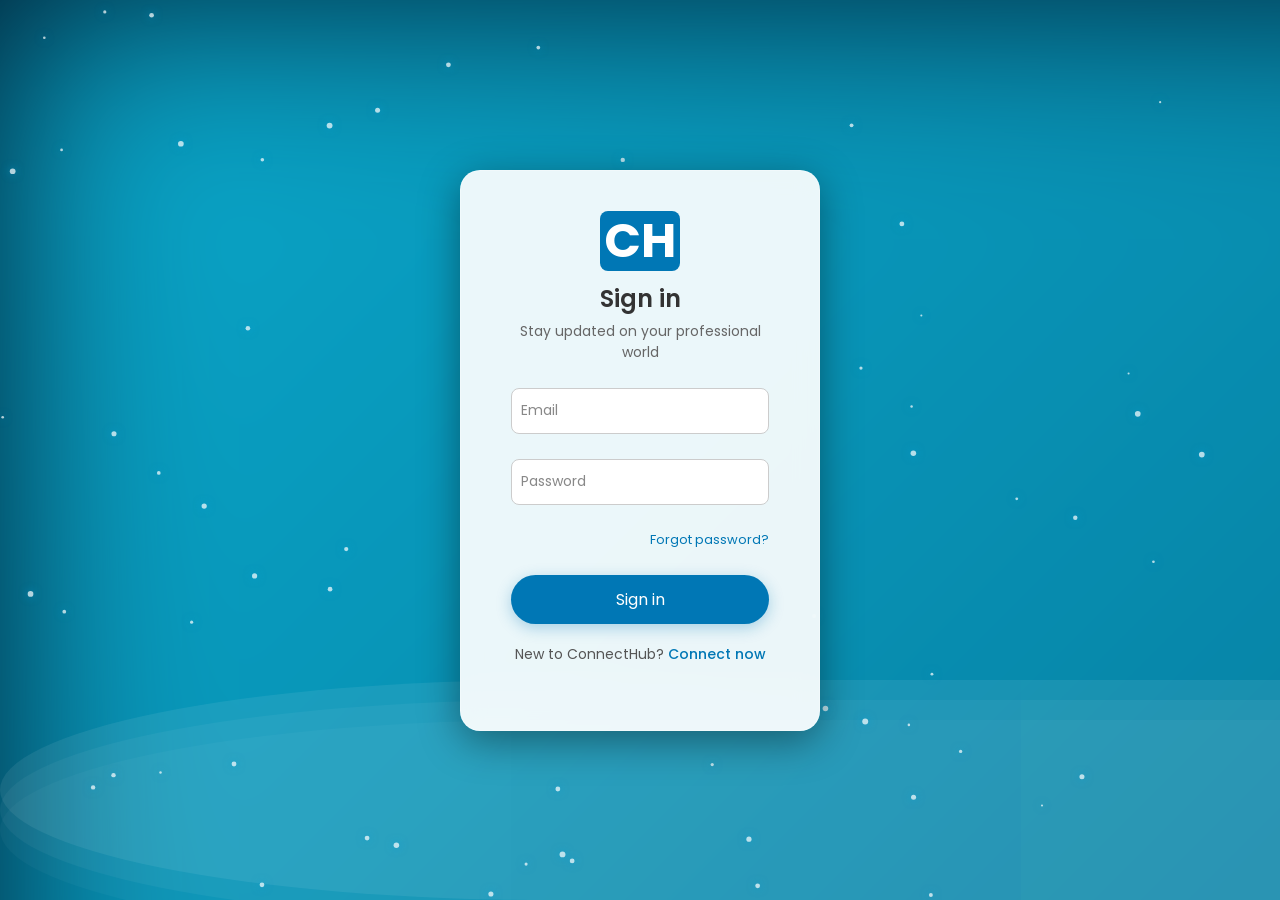
<file: index.html>
<!DOCTYPE html>
<html lang="en">
<head>
  <meta charset="UTF-8" />
  <meta name="viewport" content="width=device-width, initial-scale=1.0" />
  <title>ConnectHub Styled Login</title>
  <link rel="stylesheet" href="style.css" />
  <script src="script.js" defer></script>
</head>
<body>
  <div class="background">
    <div class="gradient-layer"></div>
    <div class="wave wave1"></div>
    <div class="wave wave2"></div>
    <div class="wave wave3"></div>
    <canvas id="particleCanvas"></canvas>
  </div>

  <div class="container">
    <div class="login-box">
      <h1 class="logo">CH</h1>
      <h2>Sign in</h2>
      <p>Stay updated on your professional world</p>

      <form>
        <div class="input-group">
          <input type="email" required />
          <label>Email</label>
        </div>

        <div class="input-group">
          <input type="password" required />
          <label>Password</label>
        </div>

        <p class="forgot">Forgot password?</p>
        <button type="submit" class="btn">Sign in</button>
      </form>

      <p class="join">New to ConnectHub? <a href="#">Connect now</a></p>
    </div>
  </div>
</body>
</html>
</file>
<file: style.css>
@import url('https://fonts.googleapis.com/css2?family=Poppins:wght@300;400;600&display=swap');

* {
  margin: 0;
  padding: 0;
  box-sizing: border-box;
  font-family: 'Poppins', sans-serif;
}

body {
  height: 100vh;
  overflow: hidden;
  display: flex;
  justify-content: center;
  align-items: center;
  position: relative;
  background: #001f33;
}

.background {
  position: absolute;
  width: 100%;
  height: 100%;
  overflow: hidden;
  top: 0;
  left: 0;
}

.gradient-layer {
  position: absolute;
  width: 200%;
  height: 200%;
  background: linear-gradient(-45deg, #0077b5, #00a0dc, #004e75, #0dcaf0);
  background-size: 400% 400%;
  animation: gradientFlow 12s ease infinite;
  filter: blur(100px);
  z-index: 0;
  opacity: 0.8;
}


.wave {
  position: absolute;
  bottom: 0;
  width: 200%;
  height: 220px;
  background: rgba(255, 255, 255, 0.15);
  border-radius: 1000px / 200px;
  animation: waveMotion 10s infinite linear;
  transform: translate3d(0, 0, 0);
}

.wave1 { opacity: 0.5; animation-delay: 0s; }
.wave2 { bottom: -20px; opacity: 0.3; animation-delay: -4s; }
.wave3 { bottom: -40px; opacity: 0.2; animation-delay: -8s; }

@keyframes waveMotion {
  from { transform: translateX(0); }
  to { transform: translateX(-50%); }
}

@keyframes gradientFlow {
  0% { background-position: 0% 50%; }
  50% { background-position: 100% 50%; }
  100% { background-position: 0% 50%; }
}


#particleCanvas {
  position: absolute;
  top: 0;
  left: 0;
  z-index: 1;
  width: 100%;
  height: 100%;
  pointer-events: none;
}

.container {
  position: relative;
  z-index: 10;
  animation: fadeIn 1s ease-in-out;
}

.login-box {
  background: rgba(255, 255, 255, 0.92);
  backdrop-filter: blur(12px);
  padding: 40px 50px;
  border-radius: 20px;
  box-shadow: 0 10px 40px rgba(0,0,0,0.4);
  width: 360px;
  text-align: center;
  animation: slideUp 0.8s ease;
  border: 1px solid rgba(255,255,255,0.3);
}

.logo {
  font-size: 48px;
  background-color: #0077b5;
  color: white;
  border-radius: 8px;
  display: inline-block;
  width: 80px;
  height: 60px;
  line-height: 60px;
  margin-bottom: 10px;
  animation: pulse 2s infinite;
}

h2 {
  font-weight: 600;
  color: #333;
  margin-bottom: 5px;
}

p {
  color: #666;
  font-size: 14px;
  margin-bottom: 25px;
}

.input-group {
  position: relative;
  margin-bottom: 25px;
  opacity: 0;
  transform: translateY(15px);
  transition: 0.5s ease;
}

.input-group input {
  width: 100%;
  padding: 12px 10px;
  border: 1.5px solid #ccc;
  border-radius: 8px;
  outline: none;
  transition: 0.3s;
}

.input-group label {
  position: absolute;
  left: 10px;
  top: 12px;
  color: #888;
  font-size: 14px;
  pointer-events: none;
  transition: 0.3s;
}

.input-group input:focus {
  border-color: #0077b5;
}

.input-group input:focus + label,
.input-group input:valid + label {
  top: -10px;
  left: 8px;
  background: white;
  font-size: 12px;
  color: #0077b5;
  padding: 0 4px;
}

.forgot {
  text-align: right;
  font-size: 13px;
  color: #0077b5;
  cursor: pointer;
  transition: color 0.3s;
}
.forgot:hover { text-decoration: underline; }

.btn {
  width: 100%;
  padding: 12px;
  background: #0077b5;
  border: none;
  color: white;
  font-size: 16px;
  border-radius: 25px;
  cursor: pointer;
  transition: all 0.3s ease;
  box-shadow: 0 4px 15px rgba(0, 119, 181, 0.3);
}

.btn:hover {
  background: #005582;
  box-shadow: 0 0 15px #00a0dc;
  transform: scale(1.05);
}

.join {
  margin-top: 20px;
  color: #555;
}

.join a {
  color: #0077b5;
  text-decoration: none;
  font-weight: 500;
  transition: 0.3s;
}

.join a:hover { text-decoration: underline; }

@keyframes fadeIn {
  from { opacity: 0; transform: scale(0.9); }
  to { opacity: 1; transform: scale(1); }
}

@keyframes slideUp {
  from { transform: translateY(50px); opacity: 0; }
  to { transform: translateY(0); opacity: 1; }
}

@keyframes pulse {
  0% { box-shadow: 0 0 0 0 rgba(0,119,181,0.6); }
  70% { box-shadow: 0 0 0 20px rgba(0,119,181,0); }
  100% { box-shadow: 0 0 0 0 rgba(0,119,181,0); }
}
</file>
